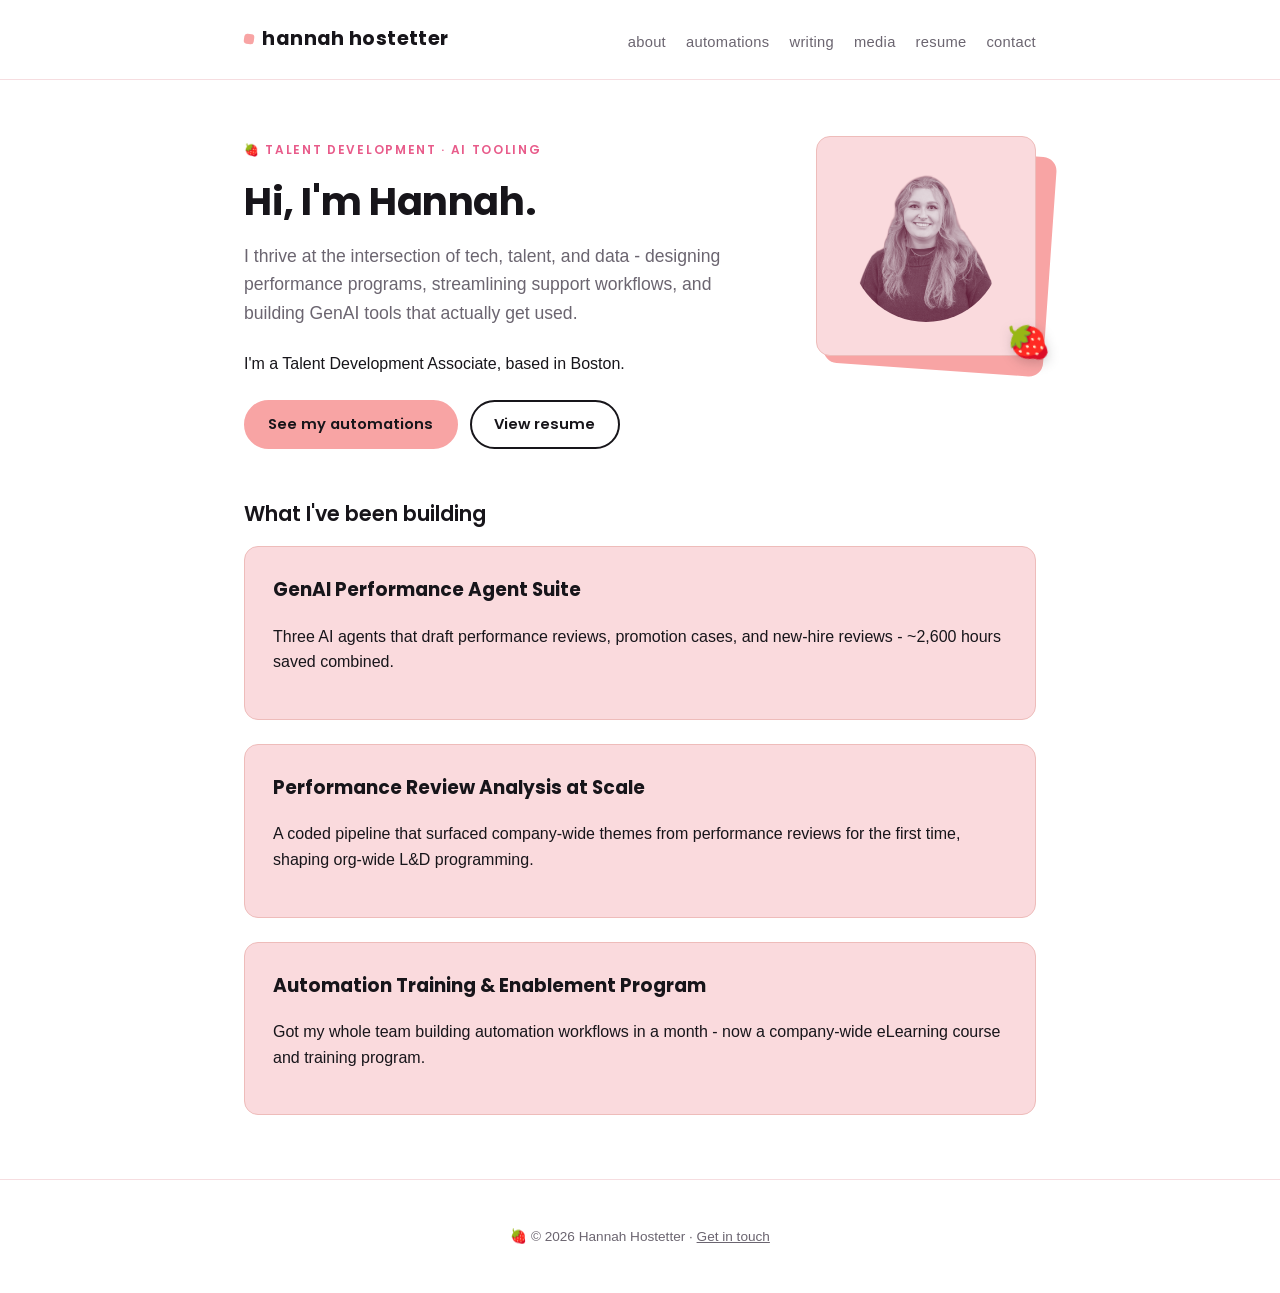
<file: index.html>
<!DOCTYPE html>
<html lang="en">
<head>
  <meta charset="UTF-8">
  <meta name="viewport" content="width=device-width, initial-scale=1.0">
  <title>Hannah Hostetter</title>
  <link rel="icon" href="data:image/svg+xml,<svg xmlns=%22http://www.w3.org/2000/svg%22 viewBox=%220 0 100 100%22><text y=%22.9em%22 font-size=%2290%22>%F0%9F%8D%93</text></svg>">
  <link rel="stylesheet" href="style.css">
</head>
<body>
  <header>
    <nav>
      <a class="site-name" href="index.html">Hannah Hostetter</a>
      <ul>
        <li><a href="about.html">About</a></li>
        <li><a href="automations.html">Automations</a></li>
        <li><a href="portfolio.html">Writing</a></li>
        <li><a href="media.html">Media</a></li>
        <li><a href="resume.html">Resume</a></li>
        <li><a href="contact.html">Contact</a></li>
      </ul>
    </nav>
  </header>

  <main>
    <div class="hero">
      <div class="hero-copy">
        <p class="eyebrow">Talent Development · AI Tooling</p>
        <h1>Hi, I'm Hannah.</h1>
        <p class="tagline">
          I thrive at the intersection of tech, talent, and data - designing
          performance programs, streamlining support workflows, and building
          GenAI tools that actually get used.
        </p>

        <p>I'm a Talent Development Associate, based in Boston.</p>

        <div class="actions">
          <a class="button" href="automations.html">See my automations</a>
          <a class="button secondary" href="resume.html" data-sparkle="🍓">View resume</a>
        </div>
      </div>

      <div class="hero-visual">
        <div class="block"></div>
        <div class="card">
          <img src="assets/headshot.png" alt="Hannah Hostetter">
        </div>
        <span class="sticker" aria-hidden="true">🍓</span>
      </div>
    </div>

    <h2>What I've been building</h2>
    <div class="card-stack">
      <div class="card">
        <h3>GenAI Performance Agent Suite</h3>
        <p>Three AI agents that draft performance reviews, promotion cases, and new-hire reviews - ~2,600 hours saved combined.</p>
      </div>
      <div class="card">
        <h3>Performance Review Analysis at Scale</h3>
        <p>A coded pipeline that surfaced company-wide themes from performance reviews for the first time, shaping org-wide L&amp;D programming.</p>
      </div>
      <div class="card">
        <h3>Automation Training &amp; Enablement Program</h3>
        <p>Got my whole team building automation workflows in a month - now a company-wide eLearning course and training program.</p>
      </div>
    </div>
  </main>

  <footer>
    <p>&copy; 2026 Hannah Hostetter · <a href="contact.html">Get in touch</a></p>
  </footer>
  <script src="script.js" defer></script>
</body>
</html>
</file>
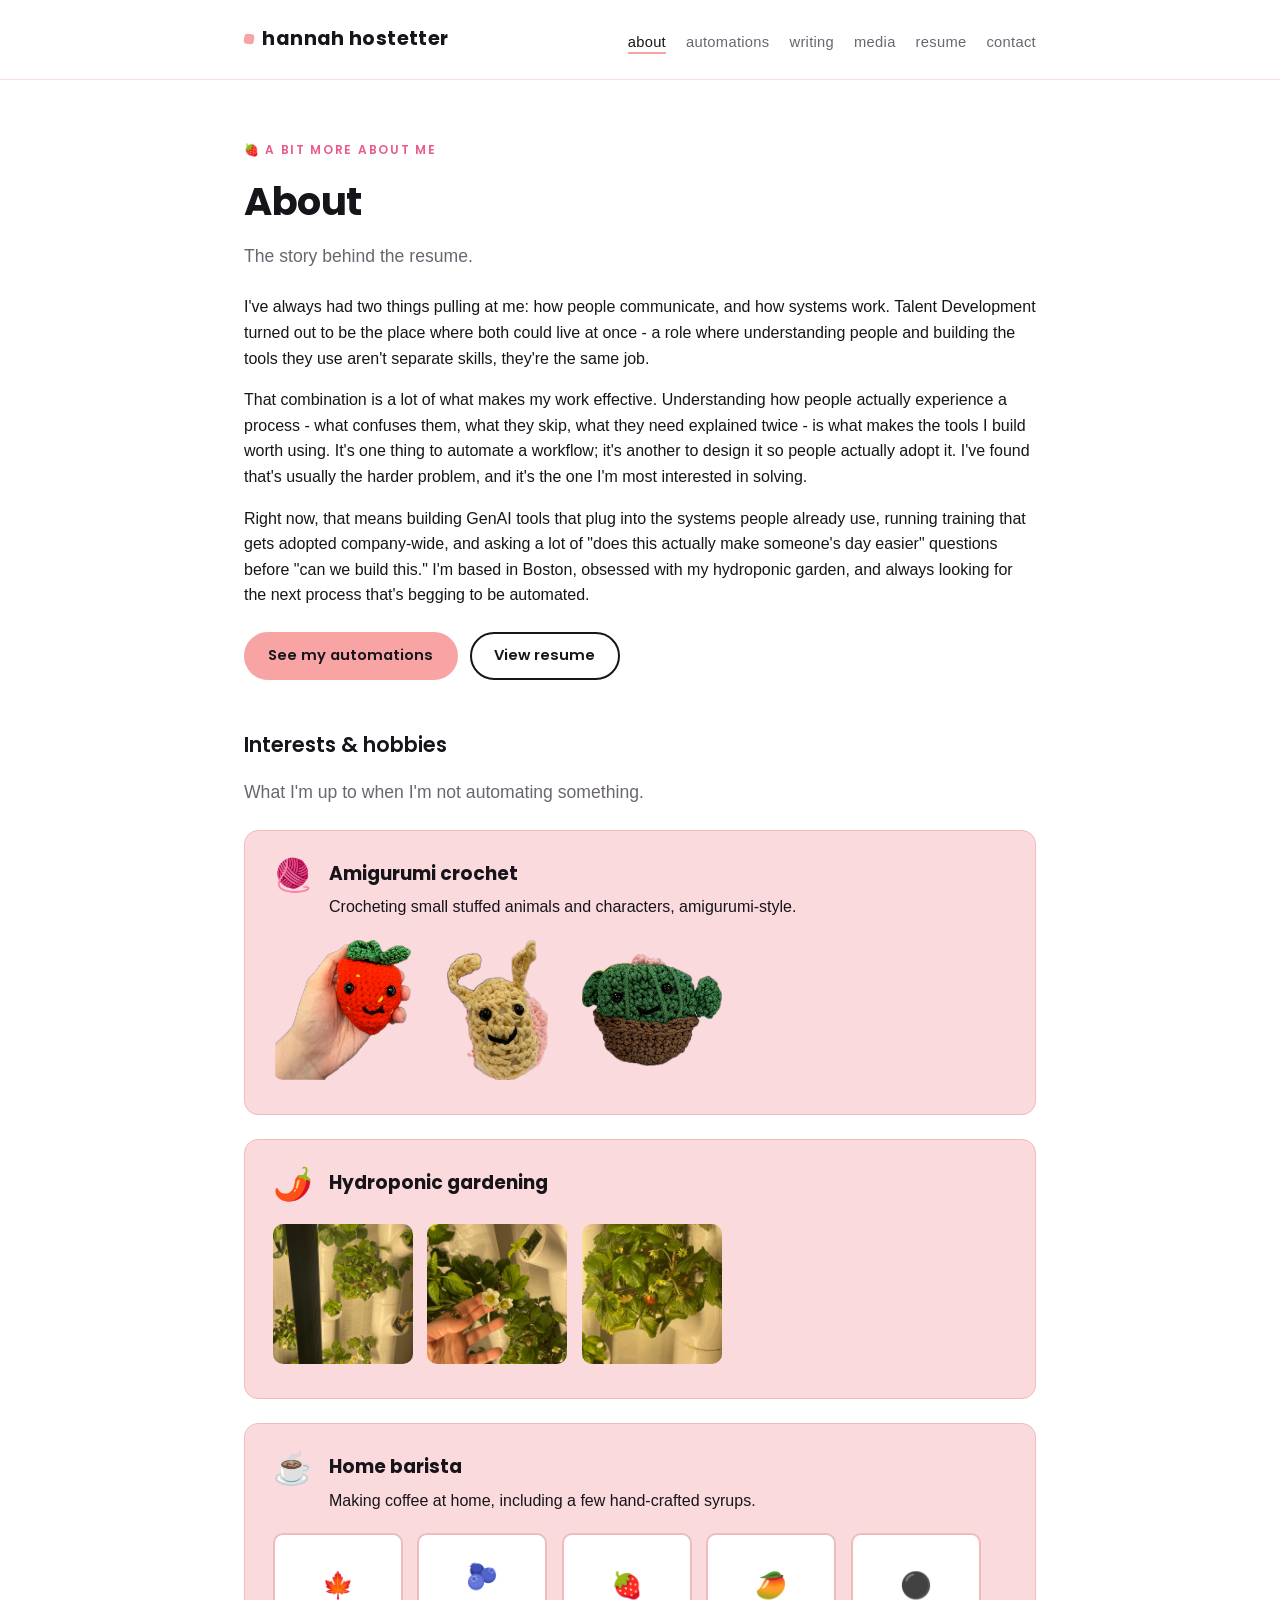
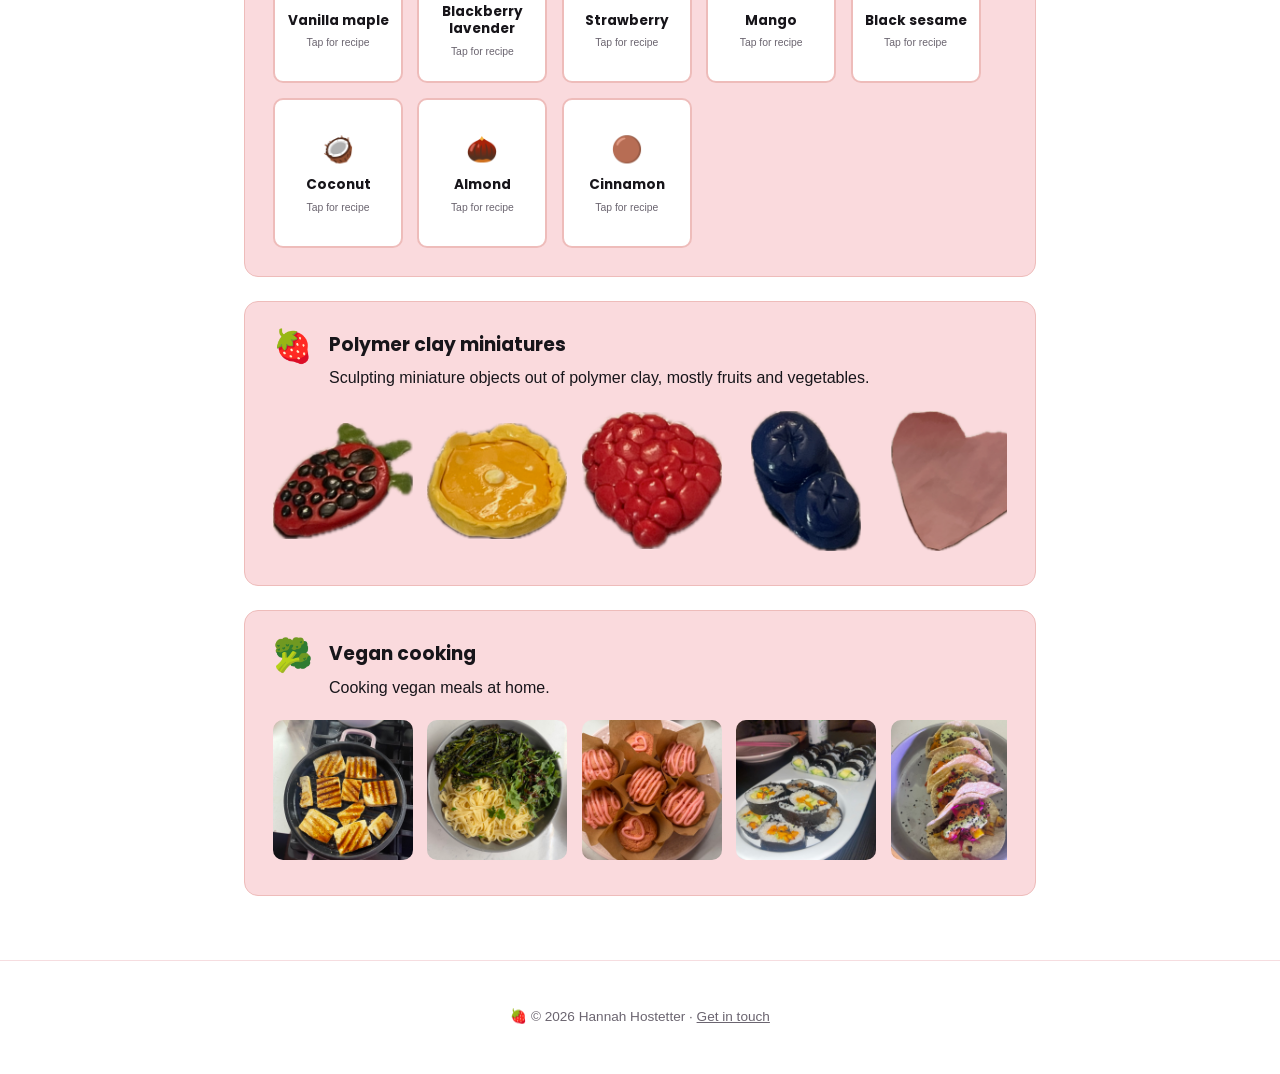
<file: about.html>
<!DOCTYPE html>
<html lang="en">
<head>
  <meta charset="UTF-8">
  <meta name="viewport" content="width=device-width, initial-scale=1.0">
  <title>About - Hannah Hostetter</title>
  <link rel="icon" href="data:image/svg+xml,<svg xmlns=%22http://www.w3.org/2000/svg%22 viewBox=%220 0 100 100%22><text y=%22.9em%22 font-size=%2290%22>%F0%9F%8D%93</text></svg>">
  <link rel="stylesheet" href="style.css">
</head>
<body>
  <header>
    <nav>
      <a class="site-name" href="index.html">Hannah Hostetter</a>
      <ul>
        <li><a href="about.html" aria-current="page">About</a></li>
        <li><a href="automations.html">Automations</a></li>
        <li><a href="portfolio.html">Writing</a></li>
        <li><a href="media.html">Media</a></li>
        <li><a href="resume.html">Resume</a></li>
        <li><a href="contact.html">Contact</a></li>
      </ul>
    </nav>
  </header>

  <main>
    <p class="eyebrow">A bit more about me</p>
    <h1>About</h1>
    <p class="tagline">The story behind the resume.</p>

    <p>
      I've always had two things pulling at me: how people communicate,
      and how systems work. Talent Development turned out to be the place
      where both could live at once - a role where understanding people
      and building the tools they use aren't separate skills, they're the
      same job.
    </p>

    <p>
      That combination is a lot of what makes my work effective.
      Understanding how people actually experience a process - what
      confuses them, what they skip, what they need explained twice - is
      what makes the tools I build worth using. It's one thing to
      automate a workflow; it's another to design it so people actually
      adopt it. I've found that's usually the harder problem, and it's
      the one I'm most interested in solving.
    </p>

    <p>
      Right now, that means building GenAI tools that plug into the
      systems people already use, running training that gets adopted
      company-wide, and asking a lot of "does this actually make
      someone's day easier" questions before "can we build this." I'm
      based in Boston, obsessed with my hydroponic garden, and always
      looking for the next process that's begging to be automated.
    </p>

    <div class="actions">
      <a class="button" href="automations.html">See my automations</a>
      <a class="button secondary" href="resume.html" data-sparkle="🍓">View resume</a>
    </div>

    <h2>Interests &amp; hobbies</h2>
    <p class="tagline">What I'm up to when I'm not automating something.</p>

    <div class="card-stack">
      <div class="card hobby-row">
        <div class="hobby-head">
          <p class="icon">🧶</p>
          <div>
            <h3>Amigurumi crochet</h3>
            <p>Crocheting small stuffed animals and characters, amigurumi-style.</p>
          </div>
        </div>
        <div class="gallery">
          <img class="gallery-item" src="assets/crochet-strawberry.png" alt="Crocheted amigurumi strawberry">
          <img class="gallery-item" src="assets/crochet-snail.png" alt="Crocheted amigurumi snail">
          <img class="gallery-item" src="assets/crochet-cactus.png" alt="Crocheted amigurumi cactus in a pot">
        </div>
      </div>

      <div class="card hobby-row">
        <div class="hobby-head">
          <p class="icon">🌶️</p>
          <div>
            <h3>Hydroponic gardening</h3>
          </div>
        </div>
        <div class="gallery">
          <img class="gallery-item photo" src="assets/hydroponic-garden.jpg" alt="Hydroponic grow tower with strawberry plants">
          <img class="gallery-item photo" src="assets/hydroponic-flower.jpg" alt="Close-up of a hydroponic strawberry flower">
          <img class="gallery-item photo" src="assets/hydroponic-strawberry.jpg" alt="A ripening alpine strawberry among the leaves">
        </div>
      </div>

      <div class="card hobby-row">
        <div class="hobby-head">
          <p class="icon">☕</p>
          <div>
            <h3>Home barista</h3>
            <p>Making coffee at home, including a few hand-crafted syrups.</p>
          </div>
        </div>
        <div class="syrup-grid">
          <div class="flip-card" tabindex="0" role="button" aria-label="Vanilla maple syrup recipe">
            <div class="flip-card-inner">
              <div class="flip-card-front">
                <p class="flip-icon">🍁</p>
                <h4>Vanilla maple</h4>
                <p class="flip-hint">Tap for recipe</p>
              </div>
              <div class="flip-card-back">
                <strong>Vanilla maple</strong>
                1:1 sugar and water, simmered with a split vanilla bean and 2 tbsp maple syrup for 10 min. Cool and strain.
              </div>
            </div>
          </div>
          <div class="flip-card" tabindex="0" role="button" aria-label="Blackberry lavender syrup recipe">
            <div class="flip-card-inner">
              <div class="flip-card-front">
                <p class="flip-icon">🫐</p>
                <h4>Blackberry lavender</h4>
                <p class="flip-hint">Tap for recipe</p>
              </div>
              <div class="flip-card-back">
                <strong>Blackberry lavender</strong>
                1:1 sugar and water, simmered with 1 tsp dried lavender for 10 min. Stir in freeze-dried blackberries blended to a powder off heat, steep 10 min, then strain.
              </div>
            </div>
          </div>
          <div class="flip-card" tabindex="0" role="button" aria-label="Strawberry syrup recipe">
            <div class="flip-card-inner">
              <div class="flip-card-front">
                <p class="flip-icon">🍓</p>
                <h4>Strawberry</h4>
                <p class="flip-hint">Tap for recipe</p>
              </div>
              <div class="flip-card-back">
                <strong>Strawberry</strong>
                1:1 sugar and water, simmered until dissolved. Stir in freeze-dried strawberries blended to a powder off heat, steep 10 min, then strain.
              </div>
            </div>
          </div>
          <div class="flip-card" tabindex="0" role="button" aria-label="Mango syrup recipe">
            <div class="flip-card-inner">
              <div class="flip-card-front">
                <p class="flip-icon">🥭</p>
                <h4>Mango</h4>
                <p class="flip-hint">Tap for recipe</p>
              </div>
              <div class="flip-card-back">
                <strong>Mango</strong>
                1:1 sugar and water, simmered until dissolved. Stir in freeze-dried mango blended to a powder off heat, steep 10 min, then strain.
              </div>
            </div>
          </div>
          <div class="flip-card" tabindex="0" role="button" aria-label="Black sesame syrup recipe">
            <div class="flip-card-inner">
              <div class="flip-card-front">
                <p class="flip-icon">⚫</p>
                <h4>Black sesame</h4>
                <p class="flip-hint">Tap for recipe</p>
              </div>
              <div class="flip-card-back">
                <strong>Black sesame</strong>
                1:1 sugar and water, whisked with 2 tbsp toasted black sesame paste over low heat for 5 min. Strain through a fine mesh.
              </div>
            </div>
          </div>
          <div class="flip-card" tabindex="0" role="button" aria-label="Coconut syrup recipe">
            <div class="flip-card-inner">
              <div class="flip-card-front">
                <p class="flip-icon">🥥</p>
                <h4>Coconut</h4>
                <p class="flip-hint">Tap for recipe</p>
              </div>
              <div class="flip-card-back">
                <strong>Coconut</strong>
                1 cup sugar dissolved into 1 cup coconut milk over low heat for 8 min, stirring constantly. No straining needed.
              </div>
            </div>
          </div>
          <div class="flip-card" tabindex="0" role="button" aria-label="Almond syrup recipe">
            <div class="flip-card-inner">
              <div class="flip-card-front">
                <p class="flip-icon">🌰</p>
                <h4>Almond</h4>
                <p class="flip-hint">Tap for recipe</p>
              </div>
              <div class="flip-card-back">
                <strong>Almond</strong>
                1:1 sugar and water, whisked with 2 tbsp almond paste over low heat until smooth. Strain and cool.
              </div>
            </div>
          </div>
          <div class="flip-card" tabindex="0" role="button" aria-label="Cinnamon syrup recipe">
            <div class="flip-card-inner">
              <div class="flip-card-front">
                <p class="flip-icon">🟤</p>
                <h4>Cinnamon</h4>
                <p class="flip-hint">Tap for recipe</p>
              </div>
              <div class="flip-card-back">
                <strong>Cinnamon</strong>
                1:1 sugar and water, simmered with 2-3 cinnamon sticks for 10 min, then steeped off heat for 20 min. Strain.
              </div>
            </div>
          </div>
        </div>
      </div>

      <div class="card hobby-row">
        <div class="hobby-head">
          <p class="icon">🍓</p>
          <div>
            <h3>Polymer clay miniatures</h3>
            <p>Sculpting miniature objects out of polymer clay, mostly fruits and vegetables.</p>
          </div>
        </div>
        <div class="gallery">
          <img class="gallery-item" src="assets/polymerclay-strawberry.png" alt="Polymer clay strawberry magnet">
          <img class="gallery-item" src="assets/polymerclay-pie.png" alt="Polymer clay pie magnet">
          <img class="gallery-item" src="assets/polymerclay-raspberry.png" alt="Polymer clay raspberry magnet">
          <img class="gallery-item" src="assets/polymerclay-blueberries.png" alt="Polymer clay blueberries magnet">
          <img class="gallery-item" src="assets/polymerclay-chicken.png" alt="Polymer clay chicken magnet">
          <img class="gallery-item" src="assets/polymerclay-pinetree.png" alt="Polymer clay pine tree magnet">
        </div>
      </div>

      <div class="card hobby-row">
        <div class="hobby-head">
          <p class="icon">🥦</p>
          <div>
            <h3>Vegan cooking</h3>
            <p>Cooking vegan meals at home.</p>
          </div>
        </div>
        <div class="gallery">
          <img class="gallery-item photo" src="assets/vegan-tofu.jpg" alt="Grilled tofu on a grill pan">
          <img class="gallery-item photo" src="assets/vegan-pasta.jpg" alt="Pasta with greens">
          <img class="gallery-item photo" src="assets/vegan-cupcakes.jpg" alt="Pink frosted cupcakes">
          <img class="gallery-item photo" src="assets/vegan-sushi.jpg" alt="Homemade sushi rolls">
          <img class="gallery-item photo" src="assets/vegan-tacos.jpg" alt="Plated tacos">
        </div>
      </div>
    </div>
  </main>

  <footer>
    <p>&copy; 2026 Hannah Hostetter · <a href="contact.html">Get in touch</a></p>
  </footer>
  <script src="script.js" defer></script>
</body>
</html>
</file>
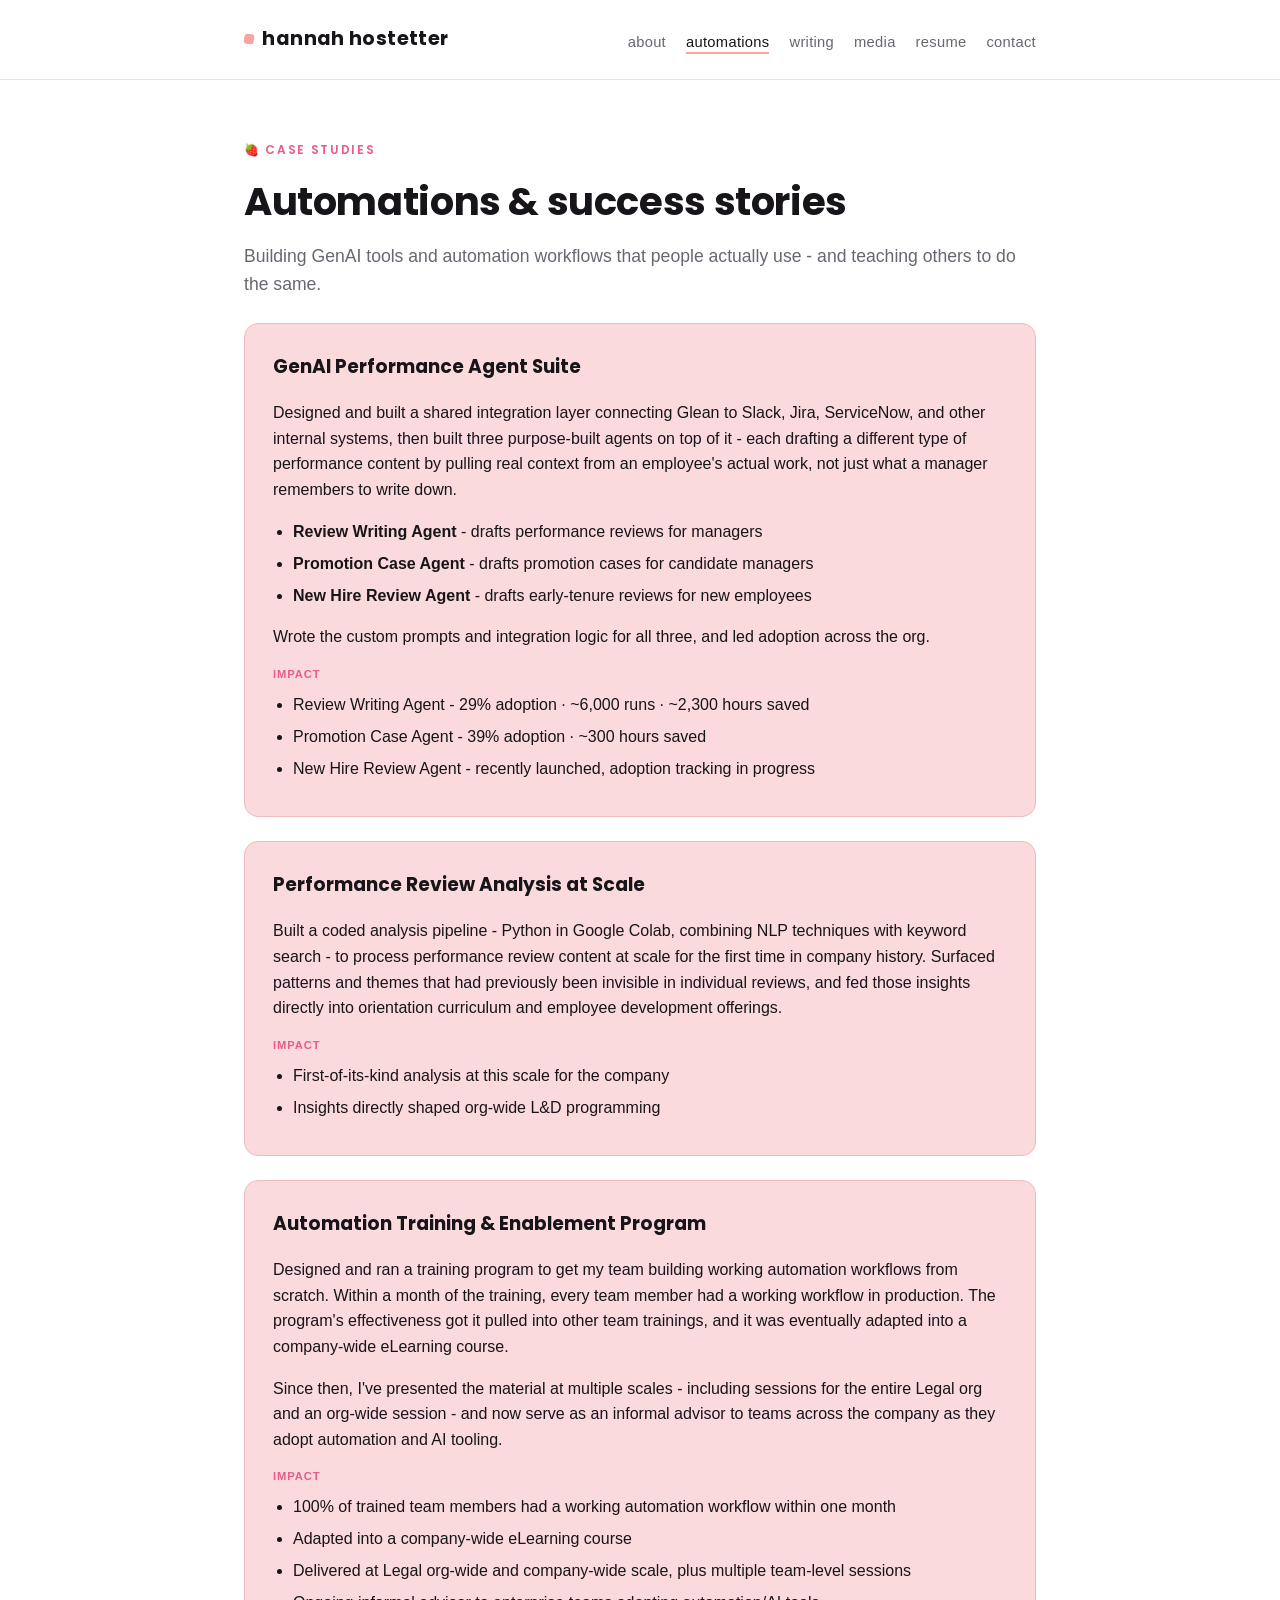
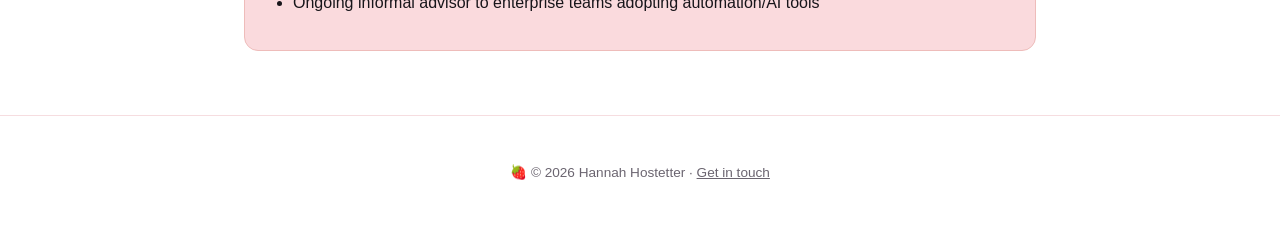
<file: automations.html>
<!DOCTYPE html>
<html lang="en">
<head>
  <meta charset="UTF-8">
  <meta name="viewport" content="width=device-width, initial-scale=1.0">
  <title>Automations &amp; Success Stories - Hannah Hostetter</title>
  <link rel="icon" href="data:image/svg+xml,<svg xmlns=%22http://www.w3.org/2000/svg%22 viewBox=%220 0 100 100%22><text y=%22.9em%22 font-size=%2290%22>%F0%9F%8D%93</text></svg>">
  <link rel="stylesheet" href="style.css">
</head>
<body>
  <header>
    <nav>
      <a class="site-name" href="index.html">Hannah Hostetter</a>
      <ul>
        <li><a href="about.html">About</a></li>
        <li><a href="automations.html" aria-current="page">Automations</a></li>
        <li><a href="portfolio.html">Writing</a></li>
        <li><a href="media.html">Media</a></li>
        <li><a href="resume.html">Resume</a></li>
        <li><a href="contact.html">Contact</a></li>
      </ul>
    </nav>
  </header>

  <main>
    <p class="eyebrow">Case studies</p>
    <h1>Automations &amp; success stories</h1>
    <p class="tagline">Building GenAI tools and automation workflows that people actually use - and teaching others to do the same.</p>

    <div class="card-stack">
      <div class="card">
        <h3>GenAI Performance Agent Suite</h3>
        <p>
          Designed and built a shared integration layer connecting Glean to
          Slack, Jira, ServiceNow, and other internal systems, then built
          three purpose-built agents on top of it - each drafting a
          different type of performance content by pulling real context
          from an employee's actual work, not just what a manager remembers
          to write down.
        </p>
        <ul>
          <li><strong>Review Writing Agent</strong> - drafts performance reviews for managers</li>
          <li><strong>Promotion Case Agent</strong> - drafts promotion cases for candidate managers</li>
          <li><strong>New Hire Review Agent</strong> - drafts early-tenure reviews for new employees</li>
        </ul>
        <p>Wrote the custom prompts and integration logic for all three, and led adoption across the org.</p>
        <p class="card-tag">Impact</p>
        <ul>
          <li>Review Writing Agent - 29% adoption · ~6,000 runs · ~2,300 hours saved</li>
          <li>Promotion Case Agent - 39% adoption · ~300 hours saved</li>
          <li>New Hire Review Agent - recently launched, adoption tracking in progress</li>
        </ul>
      </div>

      <div class="card">
        <h3>Performance Review Analysis at Scale</h3>
        <p>
          Built a coded analysis pipeline - Python in Google Colab,
          combining NLP techniques with keyword search - to process
          performance review content at scale for the first time in
          company history. Surfaced patterns and themes that had previously
          been invisible in individual reviews, and fed those insights
          directly into orientation curriculum and employee development
          offerings.
        </p>
        <p class="card-tag">Impact</p>
        <ul>
          <li>First-of-its-kind analysis at this scale for the company</li>
          <li>Insights directly shaped org-wide L&amp;D programming</li>
        </ul>
      </div>

      <div class="card">
        <h3>Automation Training &amp; Enablement Program</h3>
        <p>
          Designed and ran a training program to get my team building
          working automation workflows from scratch. Within a month of the
          training, every team member had a working workflow in production.
          The program's effectiveness got it pulled into other team
          trainings, and it was eventually adapted into a company-wide
          eLearning course.
        </p>
        <p>
          Since then, I've presented the material at multiple scales -
          including sessions for the entire Legal org and an org-wide
          session - and now serve as an informal advisor to teams across
          the company as they adopt automation and AI tooling.
        </p>
        <p class="card-tag">Impact</p>
        <ul>
          <li>100% of trained team members had a working automation workflow within one month</li>
          <li>Adapted into a company-wide eLearning course</li>
          <li>Delivered at Legal org-wide and company-wide scale, plus multiple team-level sessions</li>
          <li>Ongoing informal advisor to enterprise teams adopting automation/AI tools</li>
        </ul>
      </div>
    </div>
  </main>

  <footer>
    <p>&copy; 2026 Hannah Hostetter · <a href="contact.html">Get in touch</a></p>
  </footer>
  <script src="script.js" defer></script>
</body>
</html>
</file>
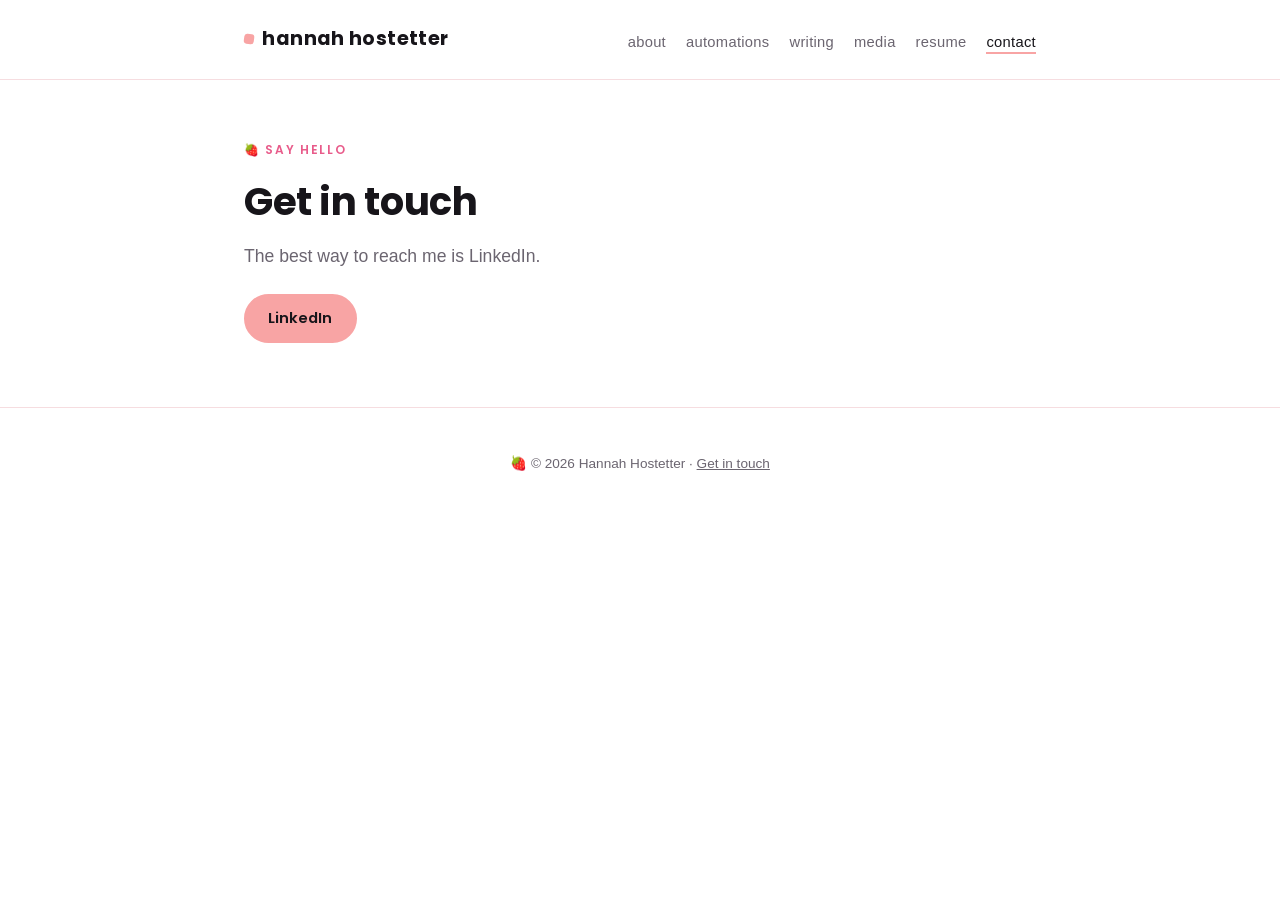
<file: contact.html>
<!DOCTYPE html>
<html lang="en">
<head>
  <meta charset="UTF-8">
  <meta name="viewport" content="width=device-width, initial-scale=1.0">
  <title>Contact - Hannah Hostetter</title>
  <link rel="icon" href="data:image/svg+xml,<svg xmlns=%22http://www.w3.org/2000/svg%22 viewBox=%220 0 100 100%22><text y=%22.9em%22 font-size=%2290%22>%F0%9F%8D%93</text></svg>">
  <link rel="stylesheet" href="style.css">
</head>
<body>
  <header>
    <nav>
      <a class="site-name" href="index.html">Hannah Hostetter</a>
      <ul>
        <li><a href="about.html">About</a></li>
        <li><a href="automations.html">Automations</a></li>
        <li><a href="portfolio.html">Writing</a></li>
        <li><a href="media.html">Media</a></li>
        <li><a href="resume.html">Resume</a></li>
        <li><a href="contact.html" aria-current="page">Contact</a></li>
      </ul>
    </nav>
  </header>

  <main>
    <p class="eyebrow">Say hello</p>
    <h1>Get in touch</h1>
    <p class="tagline">The best way to reach me is LinkedIn.</p>

    <div class="actions">
      <a class="button" href="https://www.linkedin.com/in/hannahhostetter/" target="_blank" data-sparkle="🔗" data-sparkle-motion="spin">LinkedIn</a>
    </div>
  </main>

  <footer>
    <p>&copy; 2026 Hannah Hostetter · <a href="contact.html">Get in touch</a></p>
  </footer>
  <script src="script.js" defer></script>
</body>
</html>
</file>
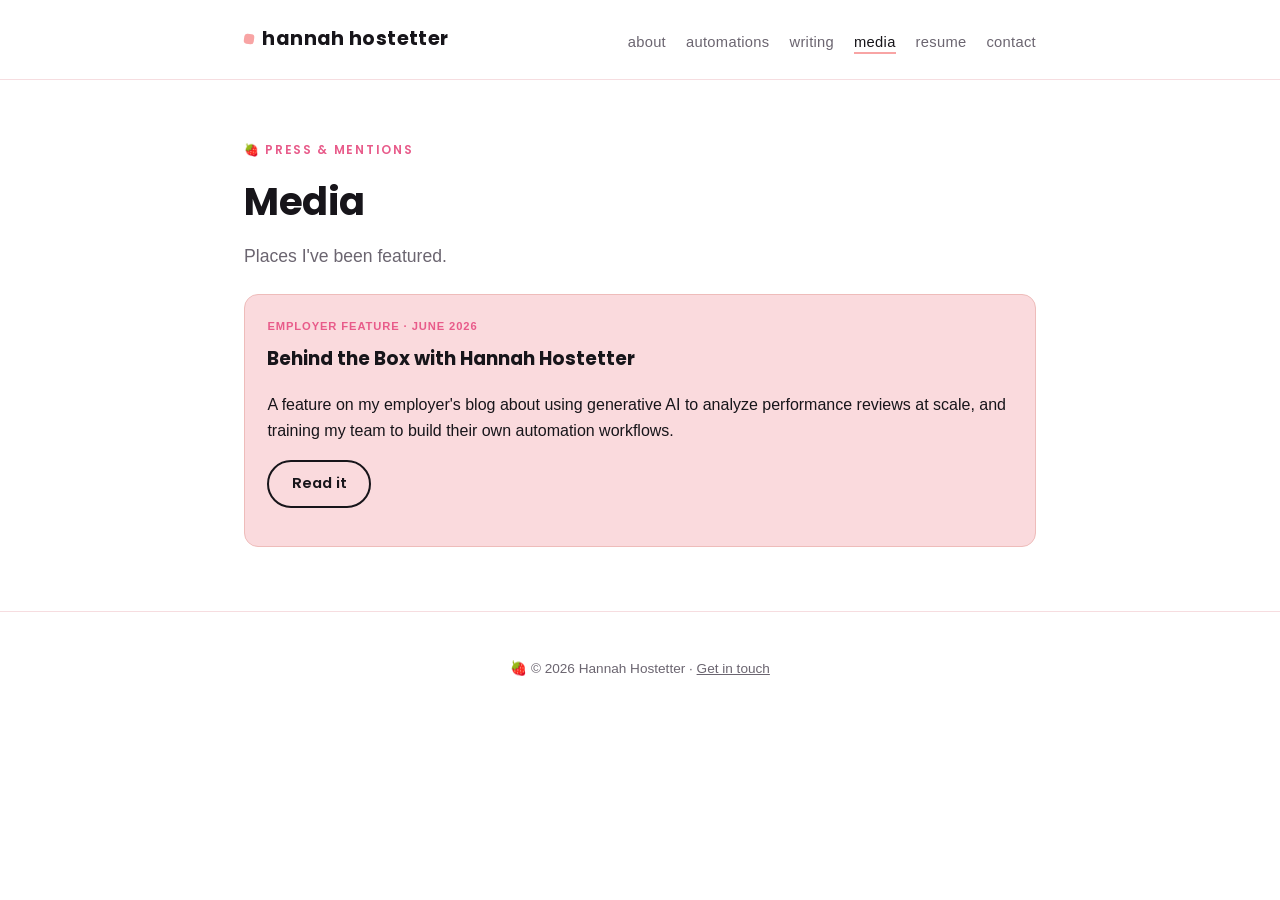
<file: media.html>
<!DOCTYPE html>
<html lang="en">
<head>
  <meta charset="UTF-8">
  <meta name="viewport" content="width=device-width, initial-scale=1.0">
  <title>Media - Hannah Hostetter</title>
  <link rel="icon" href="data:image/svg+xml,<svg xmlns=%22http://www.w3.org/2000/svg%22 viewBox=%220 0 100 100%22><text y=%22.9em%22 font-size=%2290%22>%F0%9F%8D%93</text></svg>">
  <link rel="stylesheet" href="style.css">
</head>
<body>
  <header>
    <nav>
      <a class="site-name" href="index.html">Hannah Hostetter</a>
      <ul>
        <li><a href="about.html">About</a></li>
        <li><a href="automations.html">Automations</a></li>
        <li><a href="portfolio.html">Writing</a></li>
        <li><a href="media.html" aria-current="page">Media</a></li>
        <li><a href="resume.html">Resume</a></li>
        <li><a href="contact.html">Contact</a></li>
      </ul>
    </nav>
  </header>

  <main>
    <p class="eyebrow">Press &amp; mentions</p>
    <h1>Media</h1>
    <p class="tagline">Places I've been featured.</p>

    <div class="card-grid">
      <div class="card">
        <p class="card-tag">Employer feature · June 2026</p>
        <h3>Behind the Box with Hannah Hostetter</h3>
        <p>
          A feature on my employer's blog about using generative AI to
          analyze performance reviews at scale, and training my team to build
          their own automation workflows.
        </p>
        <p><a class="button secondary" data-sparkle="📰" href="https://www.aboutwayfair.com/category/workplace/behind-the-box-with-hannah-hostetter" target="_blank">Read it</a></p>
      </div>
    </div>
  </main>

  <footer>
    <p>&copy; 2026 Hannah Hostetter · <a href="contact.html">Get in touch</a></p>
  </footer>
  <script src="script.js" defer></script>
</body>
</html>
</file>
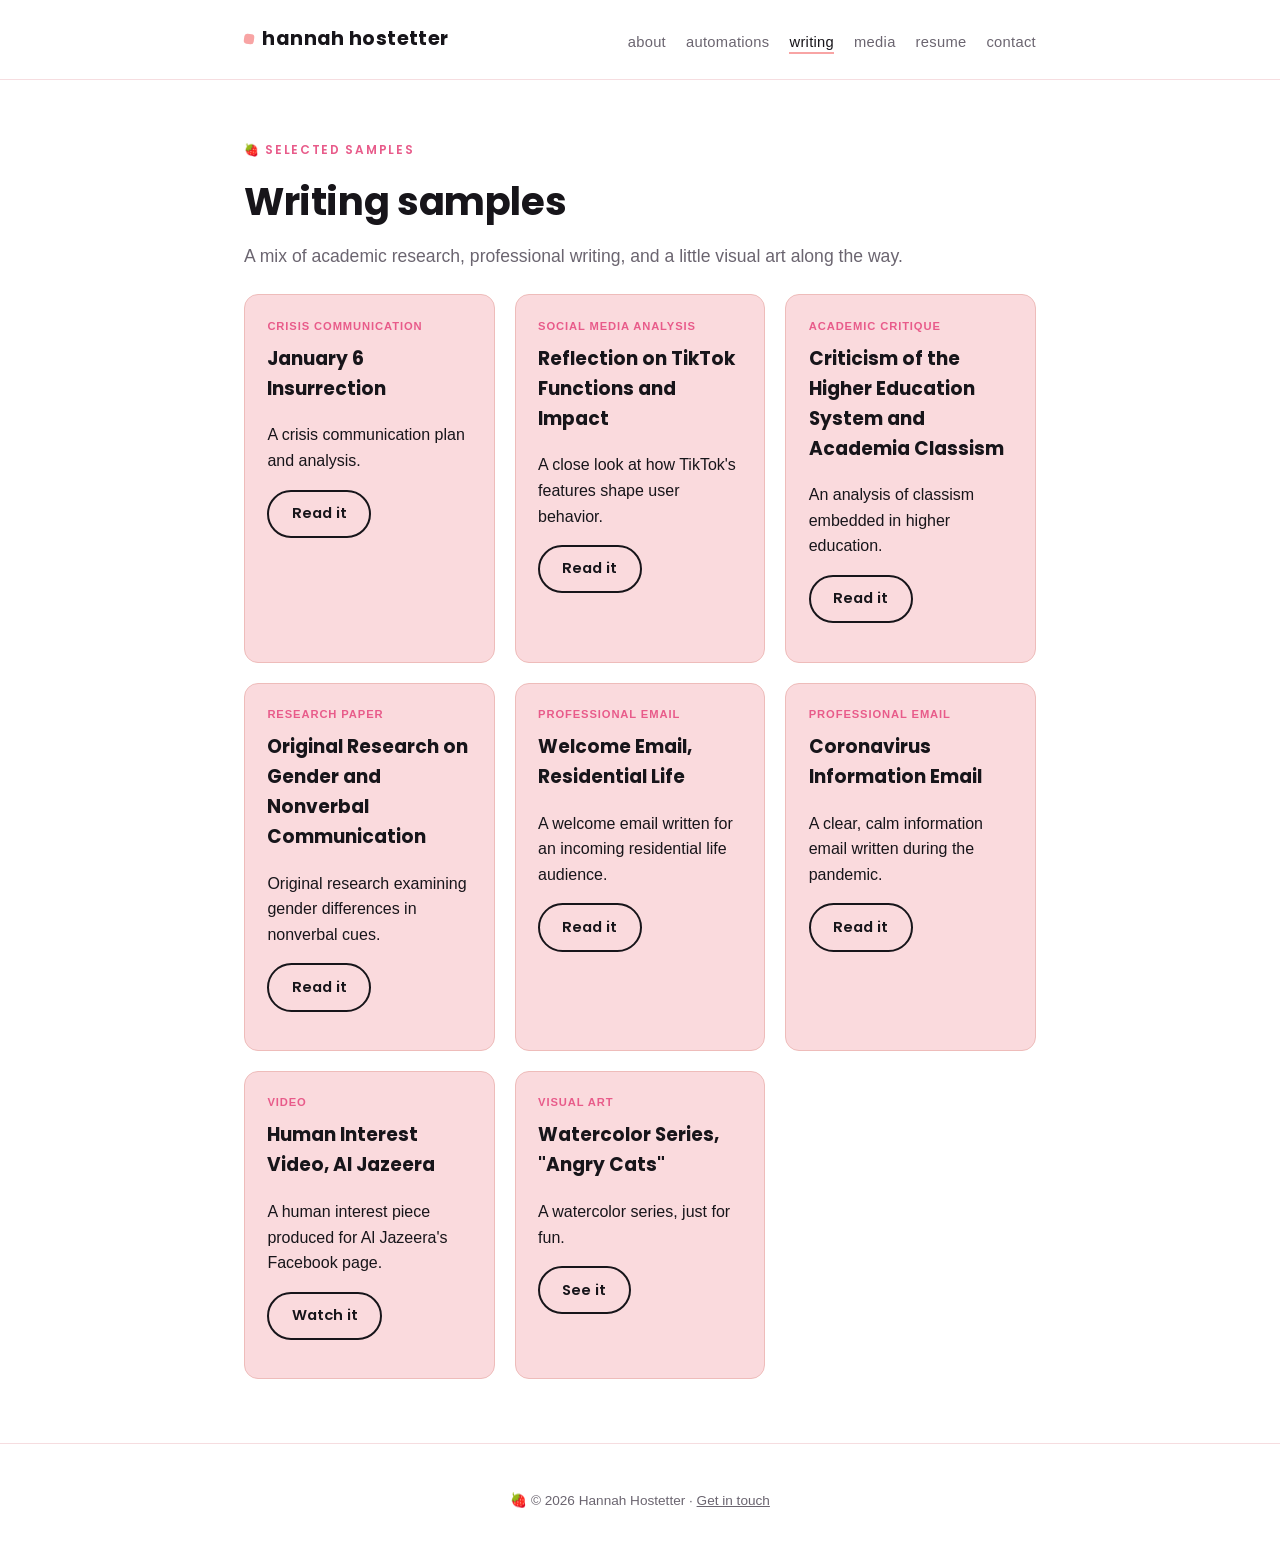
<file: portfolio.html>
<!DOCTYPE html>
<html lang="en">
<head>
  <meta charset="UTF-8">
  <meta name="viewport" content="width=device-width, initial-scale=1.0">
  <title>Writing - Hannah Hostetter</title>
  <link rel="icon" href="data:image/svg+xml,<svg xmlns=%22http://www.w3.org/2000/svg%22 viewBox=%220 0 100 100%22><text y=%22.9em%22 font-size=%2290%22>%F0%9F%8D%93</text></svg>">
  <link rel="stylesheet" href="style.css">
</head>
<body>
  <header>
    <nav>
      <a class="site-name" href="index.html">Hannah Hostetter</a>
      <ul>
        <li><a href="about.html">About</a></li>
        <li><a href="automations.html">Automations</a></li>
        <li><a href="portfolio.html" aria-current="page">Writing</a></li>
        <li><a href="media.html">Media</a></li>
        <li><a href="resume.html">Resume</a></li>
        <li><a href="contact.html">Contact</a></li>
      </ul>
    </nav>
  </header>

  <main>
    <p class="eyebrow">Selected samples</p>
    <h1>Writing samples</h1>
    <p class="tagline">A mix of academic research, professional writing, and a little visual art along the way.</p>

    <div class="card-grid">
      <div class="card">
        <p class="card-tag">Crisis Communication</p>
        <h3>January 6 Insurrection</h3>
        <p>A crisis communication plan and analysis.</p>
        <p><a class="button secondary" data-sparkle="📖" href="https://39282077-4005-41fc-8b7d-6a98f22f1ceb.filesusr.com/ugd/796421_4dc98a73eb734607a8063424c38d3ff0.pdf" target="_blank">Read it</a></p>
      </div>
      <div class="card">
        <p class="card-tag">Social Media Analysis</p>
        <h3>Reflection on TikTok Functions and Impact</h3>
        <p>A close look at how TikTok's features shape user behavior.</p>
        <p><a class="button secondary" data-sparkle="📖" href="https://39282077-4005-41fc-8b7d-6a98f22f1ceb.filesusr.com/ugd/796421_73f7e838165641f284fbb79c20c77844.pdf" target="_blank">Read it</a></p>
      </div>
      <div class="card">
        <p class="card-tag">Academic Critique</p>
        <h3>Criticism of the Higher Education System and Academia Classism</h3>
        <p>An analysis of classism embedded in higher education.</p>
        <p><a class="button secondary" data-sparkle="📖" href="https://39282077-4005-41fc-8b7d-6a98f22f1ceb.filesusr.com/ugd/796421_3bd44d5af0f24047a91af8bcc6ad3a78.pdf" target="_blank">Read it</a></p>
      </div>
      <div class="card">
        <p class="card-tag">Research Paper</p>
        <h3>Original Research on Gender and Nonverbal Communication</h3>
        <p>Original research examining gender differences in nonverbal cues.</p>
        <p><a class="button secondary" data-sparkle="📖" href="https://39282077-4005-41fc-8b7d-6a98f22f1ceb.filesusr.com/ugd/796421_bee7349fe363492ab8387cd25515f3e4.pdf" target="_blank">Read it</a></p>
      </div>
      <div class="card">
        <p class="card-tag">Professional Email</p>
        <h3>Welcome Email, Residential Life</h3>
        <p>A welcome email written for an incoming residential life audience.</p>
        <p><a class="button secondary" data-sparkle="📖" href="https://39282077-4005-41fc-8b7d-6a98f22f1ceb.filesusr.com/ugd/796421_bffe37bb6b7c4625aa54826649537ead.pdf" target="_blank">Read it</a></p>
      </div>
      <div class="card">
        <p class="card-tag">Professional Email</p>
        <h3>Coronavirus Information Email</h3>
        <p>A clear, calm information email written during the pandemic.</p>
        <p><a class="button secondary" data-sparkle="📖" href="https://39282077-4005-41fc-8b7d-6a98f22f1ceb.filesusr.com/ugd/796421_13d4a7c244fa4bbba765c8dddaf377f5.pdf" target="_blank">Read it</a></p>
      </div>
      <div class="card">
        <p class="card-tag">Video</p>
        <h3>Human Interest Video, Al Jazeera</h3>
        <p>A human interest piece produced for Al Jazeera's Facebook page.</p>
        <p><a class="button secondary" data-sparkle="🎬" href="https://www.facebook.com/aljazeera/videos/10156863759263690/" target="_blank">Watch it</a></p>
      </div>
      <div class="card">
        <p class="card-tag">Visual Art</p>
        <h3>Watercolor Series, "Angry Cats"</h3>
        <p>A watercolor series, just for fun.</p>
        <p><a class="button secondary" data-sparkle="🎨" href="https://39282077-4005-41fc-8b7d-6a98f22f1ceb.filesusr.com/ugd/796421_af1bf3b4827645faba77ff0929de5ed9.pdf" target="_blank">See it</a></p>
      </div>
    </div>
  </main>

  <footer>
    <p>&copy; 2026 Hannah Hostetter · <a href="contact.html">Get in touch</a></p>
  </footer>
  <script src="script.js" defer></script>
</body>
</html>
</file>
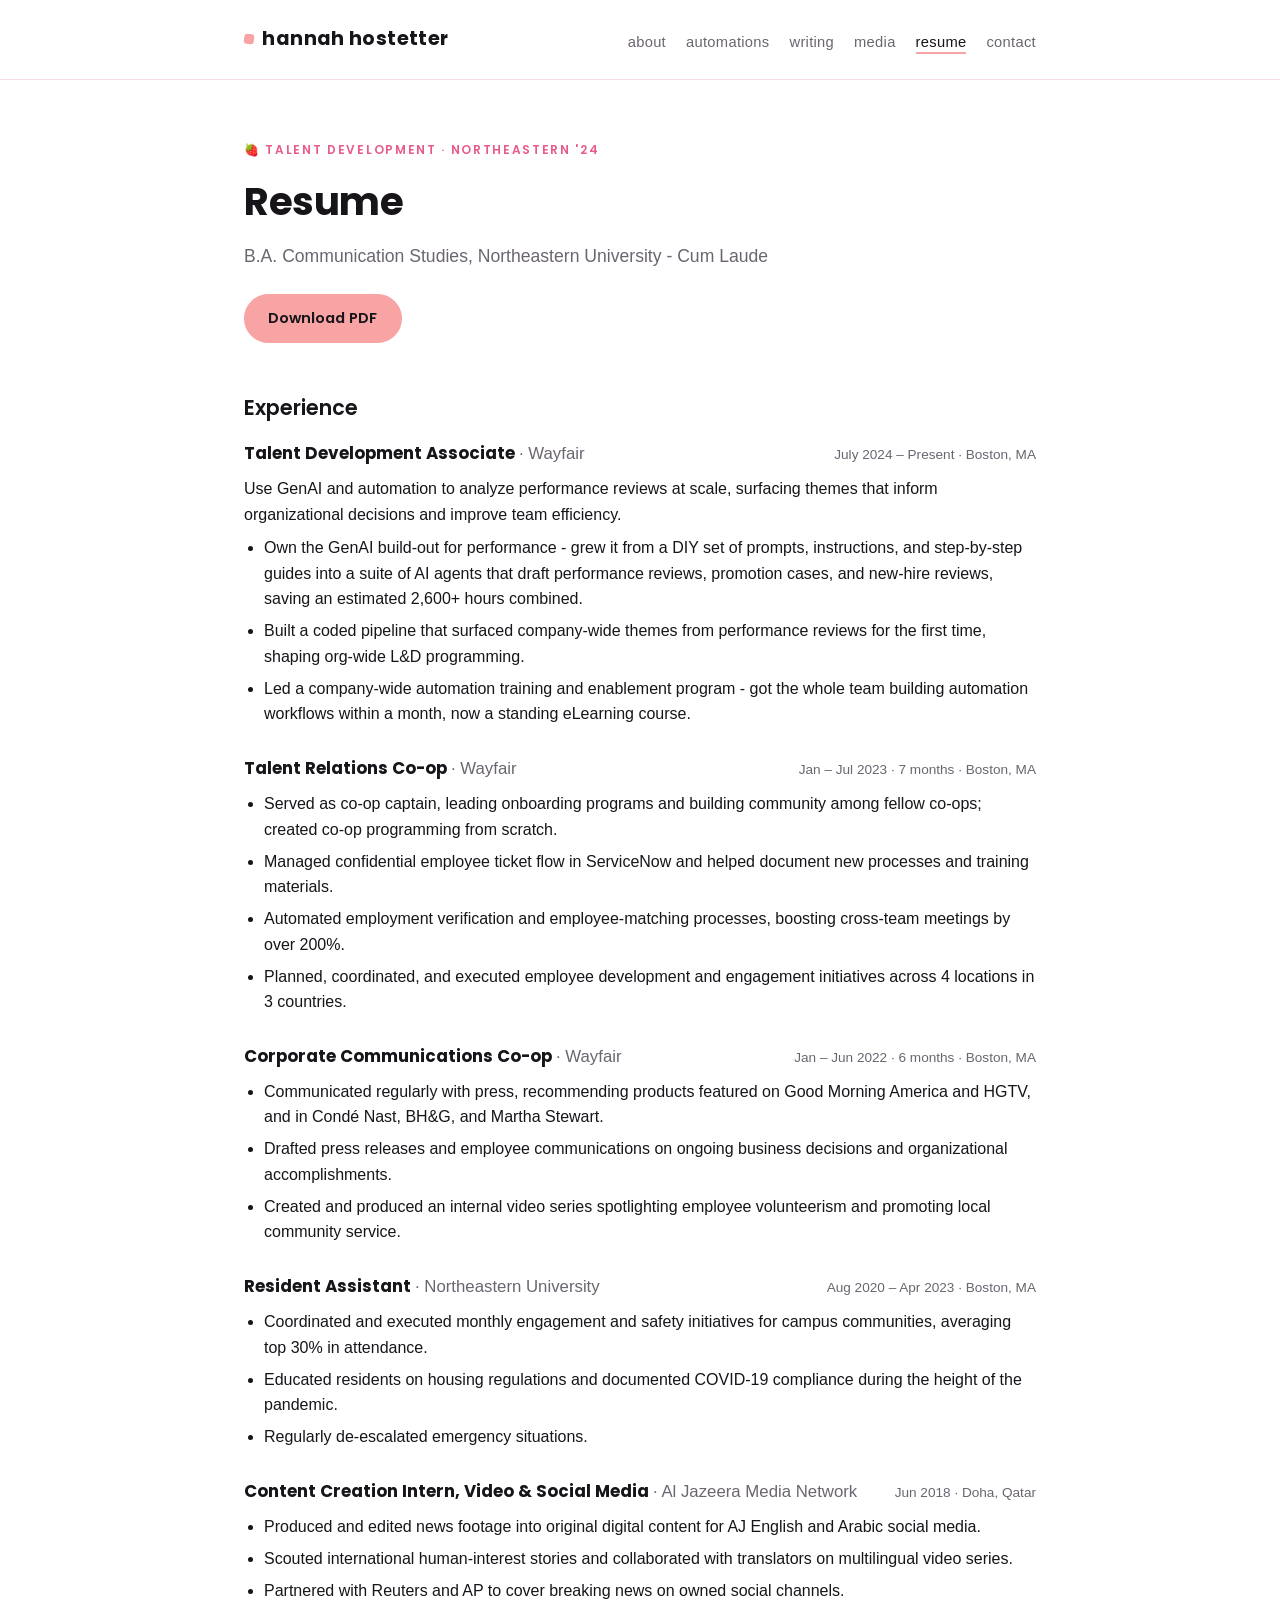
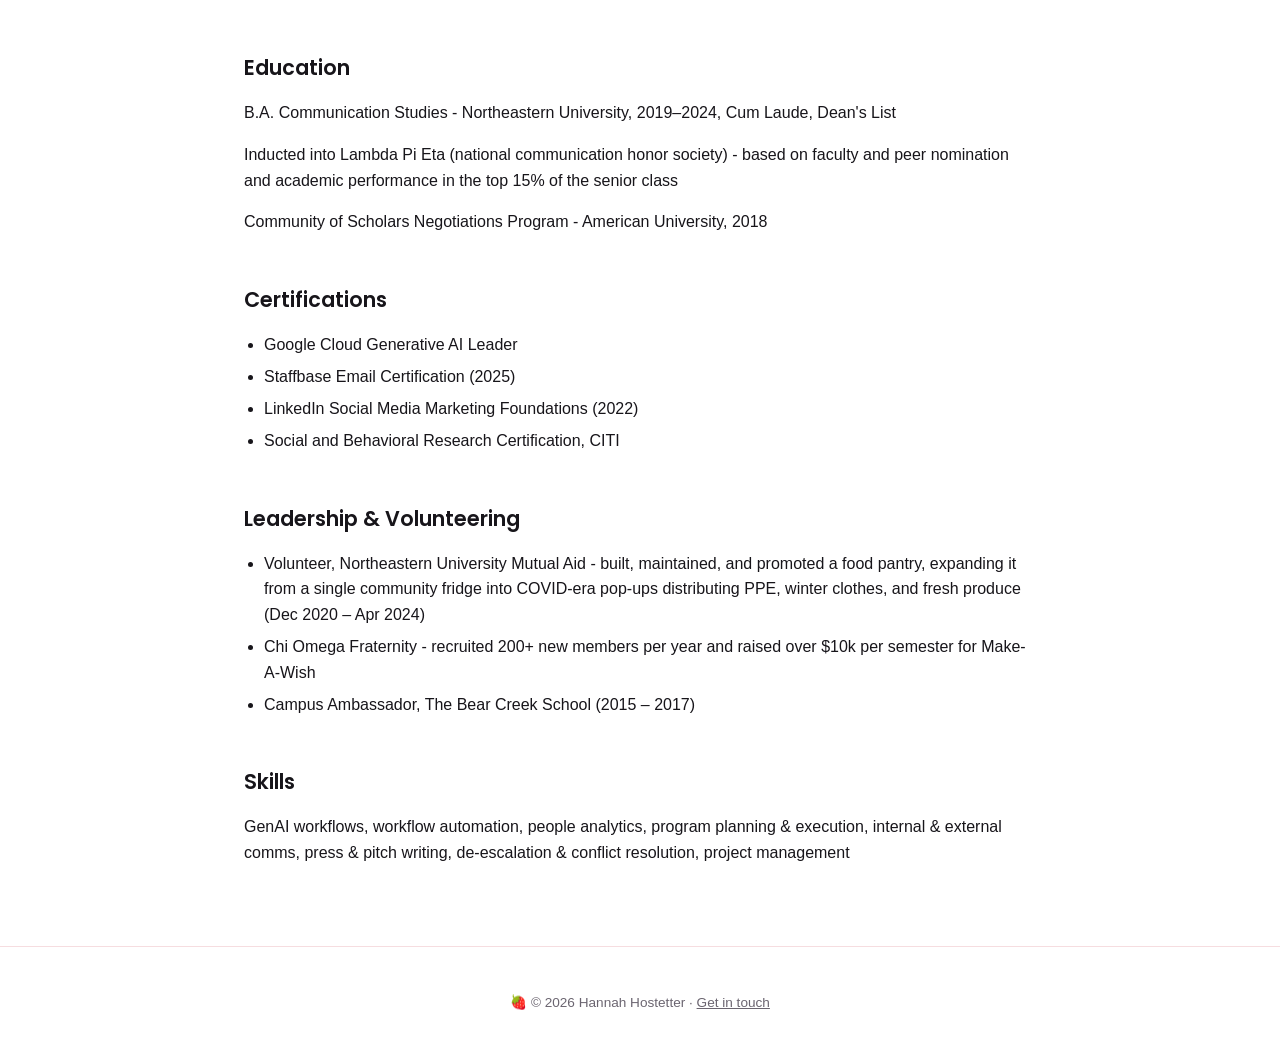
<file: resume.html>
<!DOCTYPE html>
<html lang="en">
<head>
  <meta charset="UTF-8">
  <meta name="viewport" content="width=device-width, initial-scale=1.0">
  <title>Resume - Hannah Hostetter</title>
  <link rel="icon" href="data:image/svg+xml,<svg xmlns=%22http://www.w3.org/2000/svg%22 viewBox=%220 0 100 100%22><text y=%22.9em%22 font-size=%2290%22>%F0%9F%8D%93</text></svg>">
  <link rel="stylesheet" href="style.css">
</head>
<body>
  <header>
    <nav>
      <a class="site-name" href="index.html">Hannah Hostetter</a>
      <ul>
        <li><a href="about.html">About</a></li>
        <li><a href="automations.html">Automations</a></li>
        <li><a href="portfolio.html">Writing</a></li>
        <li><a href="media.html">Media</a></li>
        <li><a href="resume.html" aria-current="page">Resume</a></li>
        <li><a href="contact.html">Contact</a></li>
      </ul>
    </nav>
  </header>

  <main>
    <p class="eyebrow">Talent Development · Northeastern '24</p>
    <h1>Resume</h1>
    <p class="tagline">B.A. Communication Studies, Northeastern University - Cum Laude</p>

    <div class="actions">
      <a class="button" href="assets/resume.pdf" data-sparkle="🍓">Download PDF</a>
    </div>

    <h2>Experience</h2>

    <div class="role">
      <div class="role-head">
        <h3>Talent Development Associate <span class="role-company">· Wayfair</span></h3>
        <span class="role-dates">July 2024 – Present · Boston, MA</span>
      </div>
      <p>Use GenAI and automation to analyze performance reviews at scale, surfacing themes that inform organizational decisions and improve team efficiency.</p>
      <ul>
        <li>Own the GenAI build-out for performance - grew it from a DIY set of prompts, instructions, and step-by-step guides into a suite of AI agents that draft performance reviews, promotion cases, and new-hire reviews, saving an estimated 2,600+ hours combined.</li>
        <li>Built a coded pipeline that surfaced company-wide themes from performance reviews for the first time, shaping org-wide L&amp;D programming.</li>
        <li>Led a company-wide automation training and enablement program - got the whole team building automation workflows within a month, now a standing eLearning course.</li>
      </ul>
    </div>

    <div class="role">
      <div class="role-head">
        <h3>Talent Relations Co-op <span class="role-company">· Wayfair</span></h3>
        <span class="role-dates">Jan – Jul 2023 · 7 months · Boston, MA</span>
      </div>
      <ul>
        <li>Served as co-op captain, leading onboarding programs and building community among fellow co-ops; created co-op programming from scratch.</li>
        <li>Managed confidential employee ticket flow in ServiceNow and helped document new processes and training materials.</li>
        <li>Automated employment verification and employee-matching processes, boosting cross-team meetings by over 200%.</li>
        <li>Planned, coordinated, and executed employee development and engagement initiatives across 4 locations in 3 countries.</li>
      </ul>
    </div>

    <div class="role">
      <div class="role-head">
        <h3>Corporate Communications Co-op <span class="role-company">· Wayfair</span></h3>
        <span class="role-dates">Jan – Jun 2022 · 6 months · Boston, MA</span>
      </div>
      <ul>
        <li>Communicated regularly with press, recommending products featured on Good Morning America and HGTV, and in Condé Nast, BH&amp;G, and Martha Stewart.</li>
        <li>Drafted press releases and employee communications on ongoing business decisions and organizational accomplishments.</li>
        <li>Created and produced an internal video series spotlighting employee volunteerism and promoting local community service.</li>
      </ul>
    </div>

    <div class="role">
      <div class="role-head">
        <h3>Resident Assistant <span class="role-company">· Northeastern University</span></h3>
        <span class="role-dates">Aug 2020 – Apr 2023 · Boston, MA</span>
      </div>
      <ul>
        <li>Coordinated and executed monthly engagement and safety initiatives for campus communities, averaging top 30% in attendance.</li>
        <li>Educated residents on housing regulations and documented COVID-19 compliance during the height of the pandemic.</li>
        <li>Regularly de-escalated emergency situations.</li>
      </ul>
    </div>

    <div class="role">
      <div class="role-head">
        <h3>Content Creation Intern, Video &amp; Social Media <span class="role-company">· Al Jazeera Media Network</span></h3>
        <span class="role-dates">Jun 2018 · Doha, Qatar</span>
      </div>
      <ul>
        <li>Produced and edited news footage into original digital content for AJ English and Arabic social media.</li>
        <li>Scouted international human-interest stories and collaborated with translators on multilingual video series.</li>
        <li>Partnered with Reuters and AP to cover breaking news on owned social channels.</li>
      </ul>
    </div>

    <h2>Education</h2>
    <p>B.A. Communication Studies - Northeastern University, 2019–2024, Cum Laude, Dean's List</p>
    <p>Inducted into Lambda Pi Eta (national communication honor society) - based on faculty and peer nomination and academic performance in the top 15% of the senior class</p>
    <p>Community of Scholars Negotiations Program - American University, 2018</p>

    <h2>Certifications</h2>
    <ul>
      <li>Google Cloud Generative AI Leader</li>
      <li>Staffbase Email Certification (2025)</li>
      <li>LinkedIn Social Media Marketing Foundations (2022)</li>
      <li>Social and Behavioral Research Certification, CITI</li>
    </ul>

    <h2>Leadership &amp; Volunteering</h2>
    <ul>
      <li>Volunteer, Northeastern University Mutual Aid - built, maintained, and promoted a food pantry, expanding it from a single community fridge into COVID-era pop-ups distributing PPE, winter clothes, and fresh produce (Dec 2020 – Apr 2024)</li>
      <li>Chi Omega Fraternity - recruited 200+ new members per year and raised over $10k per semester for Make-A-Wish</li>
      <li>Campus Ambassador, The Bear Creek School (2015 – 2017)</li>
    </ul>

    <h2>Skills</h2>
    <p>GenAI workflows, workflow automation, people analytics, program planning &amp; execution, internal &amp; external comms, press &amp; pitch writing, de-escalation &amp; conflict resolution, project management</p>
  </main>

  <footer>
    <p>&copy; 2026 Hannah Hostetter · <a href="contact.html">Get in touch</a></p>
  </footer>
  <script src="script.js" defer></script>
</body>
</html>
</file>
<file: style.css>
@import url("https://fonts.googleapis.com/css2?family=Poppins:wght@600;700&display=swap");

:root {
  --ink: #17151a;
  --muted: #6b6570;
  --paper: #ffffff;
  --primary: #f8a4a4;
  --blossom: #eebcba;
  --bold: #e85b8a;
  --blush: #fadadd;
  --line: #f6dde0;
  --max-width: 840px;
}

* {
  box-sizing: border-box;
}

body {
  margin: 0;
  background: var(--paper);
  color: var(--ink);
  font-family: -apple-system, "Segoe UI", "Helvetica Neue", Arial, sans-serif;
  line-height: 1.6;
}

h1, h2, h3, .site-name, .button, .eyebrow {
  font-family: "Poppins", -apple-system, "Segoe UI", Arial, sans-serif;
}

header {
  border-bottom: 1px solid var(--line);
}

nav {
  max-width: var(--max-width);
  margin: 0 auto;
  padding: 1.5rem 1.5rem 1.25rem;
  display: flex;
  flex-wrap: wrap;
  justify-content: space-between;
  align-items: center;
  gap: 0.75rem 1.5rem;
}

nav .site-name {
  font-weight: 700;
  font-size: 1.2rem;
  text-decoration: none;
  color: var(--ink);
  display: flex;
  align-items: center;
  gap: 0.5rem;
}

nav .site-name::before {
  content: "";
  display: inline-block;
  width: 0.65rem;
  height: 0.65rem;
  border-radius: 3px;
  background: var(--primary);
  transform: rotate(8deg);
}

nav ul {
  list-style: none;
  display: flex;
  flex-wrap: wrap;
  gap: 0.75rem 1.25rem;
  margin: 0;
  padding: 0;
}

nav a {
  color: var(--muted);
  text-decoration: none;
  font-size: 0.92rem;
  text-transform: lowercase;
  letter-spacing: 0.02em;
  padding-bottom: 0.15rem;
  border-bottom: 2px solid transparent;
}

nav a:hover,
nav a[aria-current="page"] {
  color: var(--ink);
  border-bottom-color: var(--primary);
}

main {
  max-width: var(--max-width);
  margin: 0 auto;
  padding: 3.5rem 1.5rem 4rem;
}

h1 {
  font-size: 2.4rem;
  font-weight: 700;
  margin: 0 0 0.6rem;
  letter-spacing: -0.01em;
}

h2 {
  font-size: 1.3rem;
  font-weight: 600;
  margin: 3rem 0 1rem;
}

.eyebrow {
  display: inline-block;
  text-transform: uppercase;
  letter-spacing: 0.14em;
  font-size: 0.75rem;
  font-weight: 600;
  color: var(--bold);
  margin: 0 0 0.75rem;
}

.tagline {
  color: var(--muted);
  font-size: 1.1rem;
  margin: 0 0 1.5rem;
}

.hero {
  display: flex;
  gap: 2.5rem;
  align-items: flex-start;
  flex-wrap: wrap;
}

.hero-copy {
  flex: 1 1 320px;
}

.hero-visual {
  position: relative;
  flex: 0 0 220px;
  width: 220px;
  height: 220px;
}

.hero-visual .block {
  position: absolute;
  top: 14px;
  left: 14px;
  width: 100%;
  height: 100%;
  background: var(--primary);
  border-radius: 14px;
  transform: rotate(4deg);
}

.hero-visual .card {
  position: absolute;
  inset: 0;
  background: var(--blush);
  border-radius: 14px;
  display: flex;
  align-items: center;
  justify-content: center;
  overflow: hidden;
}

.hero-visual .card img {
  width: 88%;
  height: 88%;
  object-fit: cover;
  border-radius: 50%;
}

.hero-visual .card .initials {
  font-family: "Poppins", sans-serif;
  font-weight: 700;
  font-size: 2.5rem;
  color: var(--bold);
}

.button {
  position: relative;
  display: inline-block;
  padding: 0.65rem 1.4rem;
  border-radius: 999px;
  background: var(--primary);
  color: var(--ink);
  text-decoration: none;
  font-weight: 600;
  font-size: 0.92rem;
  border: 2px solid var(--primary);
  transition: transform 0.15s ease, box-shadow 0.15s ease;
}

.button:hover {
  transform: translateY(-2px);
  box-shadow: 0 6px 14px rgba(232, 91, 138, 0.25);
}

.button.secondary {
  background: transparent;
  color: var(--ink);
  border-color: var(--ink);
}

.button.secondary:hover {
  box-shadow: 0 6px 14px rgba(23, 21, 26, 0.15);
}

.actions {
  display: flex;
  gap: 0.75rem;
  flex-wrap: wrap;
  margin-top: 1.5rem;
}

.card-grid {
  display: grid;
  grid-template-columns: repeat(auto-fit, minmax(220px, 1fr));
  gap: 1.25rem;
}

.card-stack {
  display: flex;
  flex-direction: column;
  gap: 1.5rem;
}

.card-stack .card {
  padding: 1.75rem;
}

.card-stack ul {
  margin-top: 0.5rem;
}

.card {
  border: 1px solid var(--blossom);
  border-radius: 14px;
  padding: 1.4rem;
  background: var(--blush);
}

.card h3 {
  margin-top: 0;
  font-family: "Poppins", sans-serif;
}

.card .icon {
  font-size: 2rem;
  line-height: 1;
  margin: 0 0 0.5rem;
}

.hobby-head {
  display: flex;
  align-items: flex-start;
  gap: 1rem;
  margin-bottom: 1.25rem;
}

.hobby-head .icon {
  margin: 0;
}

.hobby-head h3 {
  margin: 0 0 0.35rem;
}

.hobby-head p {
  margin: 0;
}

.gallery {
  display: flex;
  gap: 0.9rem;
  overflow-x: auto;
  padding-bottom: 0.4rem;
}

.gallery-item {
  width: 140px;
  height: 140px;
  flex: 0 0 auto;
  border-radius: 10px;
}

img.gallery-item {
  object-fit: contain;
  display: block;
}

img.gallery-item.photo {
  object-fit: cover;
  border-radius: 10px;
}

.syrup-grid {
  display: flex;
  flex-wrap: wrap;
  gap: 0.9rem;
}

.flip-card {
  width: 130px;
  height: 150px;
  perspective: 1000px;
}

.flip-card-inner {
  position: relative;
  width: 100%;
  height: 100%;
  cursor: pointer;
  transition: transform 0.6s;
  transform-style: preserve-3d;
}

.flip-card.flipped .flip-card-inner {
  transform: rotateY(180deg);
}

.flip-card-front,
.flip-card-back {
  position: absolute;
  inset: 0;
  box-sizing: border-box;
  padding: 0.75rem;
  border-radius: 10px;
  display: flex;
  flex-direction: column;
  align-items: center;
  justify-content: center;
  text-align: center;
  backface-visibility: hidden;
}

.flip-card-front {
  background: var(--paper);
  border: 2px solid var(--blossom);
}

.flip-card-front .flip-icon {
  font-size: 1.6rem;
  margin: 0 0 0.4rem;
}

.flip-card-front h4 {
  margin: 0;
  font-family: "Poppins", sans-serif;
  font-size: 0.85rem;
  line-height: 1.25;
}

.flip-card-front .flip-hint {
  margin: 0.4rem 0 0;
  font-size: 0.65rem;
  color: var(--muted);
}

.flip-card-back {
  background: var(--bold);
  color: var(--paper);
  transform: rotateY(180deg);
  font-size: 0.68rem;
  line-height: 1.35;
  overflow-y: auto;
}

.flip-card-back strong {
  display: block;
  margin-bottom: 0.3rem;
  font-family: "Poppins", sans-serif;
  font-size: 0.75rem;
}

.gallery-item.placeholder {
  display: flex;
  align-items: center;
  justify-content: center;
  text-align: center;
  padding: 0.5rem;
  border: 2px dashed var(--blossom);
  background: var(--paper);
  color: var(--muted);
  font-size: 0.75rem;
  box-sizing: border-box;
}

.card-tag {
  text-transform: uppercase;
  letter-spacing: 0.08em;
  font-size: 0.7rem;
  font-weight: 600;
  color: var(--bold);
  margin: 0 0 0.5rem;
}

.role {
  margin-bottom: 1.75rem;
}

.role-head {
  display: flex;
  justify-content: space-between;
  align-items: baseline;
  flex-wrap: wrap;
  gap: 0.25rem 1rem;
}

.role-head h3 {
  margin: 0;
  font-size: 1.05rem;
}

.role-company {
  color: var(--muted);
  font-weight: 500;
  font-family: -apple-system, "Segoe UI", Arial, sans-serif;
}

.role-dates {
  color: var(--muted);
  font-size: 0.85rem;
  white-space: nowrap;
}

.role p {
  margin: 0.5rem 0 0;
}

main ul {
  margin: 0.5rem 0 0;
  padding-left: 1.25rem;
}

main li {
  margin-bottom: 0.4rem;
}

footer {
  border-top: 1px solid var(--line);
  color: var(--muted);
  font-size: 0.85rem;
  text-align: center;
  padding: 2rem 1.5rem;
}

footer a {
  color: var(--muted);
}

.eyebrow::before {
  content: "🍓 ";
}

footer p::before {
  content: "🍓 ";
}

.hero-visual .sticker {
  position: absolute;
  bottom: -14px;
  right: -14px;
  font-size: 2.2rem;
  transform: rotate(-12deg);
  filter: drop-shadow(0 4px 6px rgba(23, 21, 26, 0.2));
}

::-webkit-scrollbar {
  width: 12px;
}

::-webkit-scrollbar-track {
  background: var(--blush);
}

::-webkit-scrollbar-thumb {
  background-color: var(--primary);
  border-radius: 10px;
  border: 2px solid var(--blush);
}

::-webkit-scrollbar-thumb:hover {
  background-color: var(--bold);
}

html {
  scrollbar-color: var(--primary) var(--blush);
  scrollbar-width: thin;
}

/* Edge sparkles: small stars pinned to the corners of a button/card,
   invisible until hover, with a distinct animation per module type. */
.edge-sparkle {
  position: absolute;
  pointer-events: none;
  z-index: 5;
  line-height: 1;
  opacity: 0;
  transform: scale(0.3) rotate(0deg);
  transition: opacity 0.25s ease, transform 0.25s ease;
  transition-delay: var(--delay, 0ms);
  filter: drop-shadow(0 0 3px rgba(255, 255, 255, 0.9));
}

.edge-sparkle.corner-tl { top: -10px; left: -10px; }
.edge-sparkle.corner-tr { top: -10px; right: -10px; }
.edge-sparkle.corner-bl { bottom: -10px; left: -10px; }
.edge-sparkle.corner-br { bottom: -10px; right: -10px; }

/* Buttons: bigger, bouncier stars */
.sparkle-button {
  font-size: 1.1rem;
}

.button:hover .sparkle-button {
  opacity: 1;
  transform: scale(1) rotate(15deg);
  animation: twinkle-pop 850ms ease-in-out infinite;
  animation-delay: var(--delay, 0ms);
}

.sparkle-button.burst {
  animation: sparkle-burst-button 550ms ease-out forwards !important;
}

@keyframes twinkle-pop {
  0%, 100% { transform: scale(1) rotate(15deg); }
  50% { transform: scale(1.4) rotate(-10deg); }
}

@keyframes sparkle-burst-button {
  0% { transform: scale(1) rotate(15deg); opacity: 1; }
  45% { transform: scale(1.9) rotate(90deg); opacity: 1; }
  100% { transform: scale(0.3) rotate(210deg); opacity: 0; }
}

/* Spin: for links out to other places (email, social) - a full lazy rotation */
.sparkle-spin {
  font-size: 1.1rem;
}

.button:hover .sparkle-spin {
  opacity: 1;
  transform: scale(1) rotate(0deg);
  animation: spin-twinkle 1100ms linear infinite;
  animation-delay: var(--delay, 0ms);
}

.sparkle-spin.burst {
  animation: sparkle-burst-spin 600ms ease-out forwards !important;
}

@keyframes spin-twinkle {
  0% { transform: scale(1) rotate(0deg); }
  100% { transform: scale(1) rotate(360deg); }
}

@keyframes sparkle-burst-spin {
  0% { transform: scale(1) rotate(0deg); opacity: 1; }
  100% { transform: scale(0.3) rotate(360deg) translateY(-20px); opacity: 0; }
}

/* Inline PDF viewer, so writing samples open in-page instead of
   triggering the visitor's browser download/PDF-handling setting. */
.pdf-modal {
  position: fixed;
  inset: 0;
  background: rgba(23, 21, 26, 0.65);
  z-index: 2000;
  display: none;
  align-items: center;
  justify-content: center;
  padding: 2rem;
}

.pdf-modal.open {
  display: flex;
}

.pdf-modal-inner {
  position: relative;
  width: 100%;
  max-width: 900px;
  height: 100%;
  max-height: 850px;
  background: var(--paper);
  border-radius: 14px;
  overflow: hidden;
  box-shadow: 0 20px 50px rgba(0, 0, 0, 0.35);
}

.pdf-modal-inner iframe {
  width: 100%;
  height: 100%;
  border: 0;
}

.pdf-modal-close {
  position: absolute;
  top: 0.6rem;
  right: 0.6rem;
  z-index: 1;
  width: 2.2rem;
  height: 2.2rem;
  border-radius: 999px;
  border: none;
  background: var(--primary);
  color: var(--ink);
  font-size: 1rem;
  font-weight: 700;
  cursor: pointer;
}

@media (max-width: 480px) {
  nav ul {
    width: 100%;
    gap: 0.6rem 1rem;
  }

  .hero {
    flex-direction: column-reverse;
  }

  .hero-visual {
    width: 170px;
    height: 170px;
  }

  .pdf-modal {
    padding: 0.75rem;
  }
}
</file>
